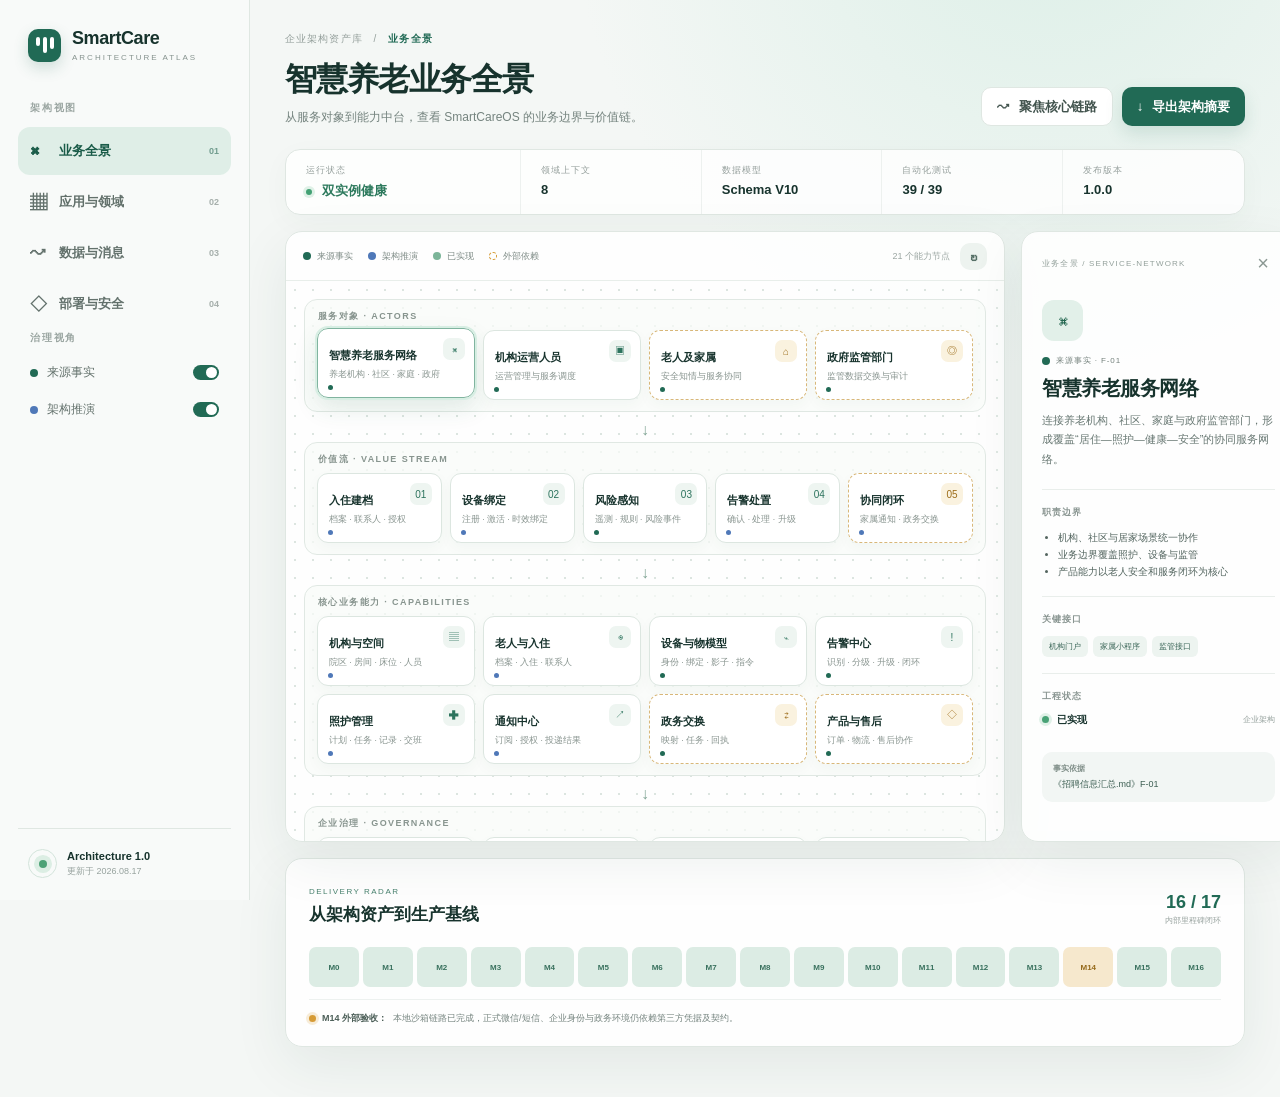
<file: designs/smartcareos-architecture/index.html>
<!doctype html>
<html lang="zh-CN">
<head>
  <meta charset="utf-8" />
  <meta name="viewport" content="width=device-width,initial-scale=1" />
  <title>SmartCareOS · Architecture Atlas</title>
  <link rel="stylesheet" href="styles.css" />
  <style>.inspector.collapsed{display:none}.workspace:has(.inspector.collapsed){grid-template-columns:1fr}</style>
</head>
<body>
  <div class="shell" data-screen-label="SmartCareOS 架构全景">
    <aside class="rail">
      <a class="brand" href="#" aria-label="SmartCareOS 架构全景">
        <span class="brand-mark"><i></i><i></i><i></i></span>
        <span><b>SmartCare</b><small>ARCHITECTURE ATLAS</small></span>
      </a>

      <div class="rail-label">架构视图</div>
      <nav id="views" aria-label="架构视图">
        <button class="nav-item active" data-view="business"><span class="nav-icon">⌘</span><span>业务全景</span><em>01</em></button>
        <button class="nav-item" data-view="application"><span class="nav-icon">▦</span><span>应用与领域</span><em>02</em></button>
        <button class="nav-item" data-view="flow"><span class="nav-icon">↝</span><span>数据与消息</span><em>03</em></button>
        <button class="nav-item" data-view="deployment"><span class="nav-icon">◇</span><span>部署与安全</span><em>04</em></button>
      </nav>

      <div class="rail-label">治理视角</div>
      <button class="utility active" data-toggle="fact"><span class="dot fact"></span>来源事实<span class="switch"><i></i></span></button>
      <button class="utility active" data-toggle="inference"><span class="dot inference"></span>架构推演<span class="switch"><i></i></span></button>

      <div class="rail-foot">
        <div class="pulse"><span></span></div>
        <div><b>Architecture 1.0</b><small>更新于 2026.08.17</small></div>
      </div>
    </aside>

    <main>
      <header class="topbar">
        <div>
          <div class="breadcrumb">企业架构资产库 <span>/</span> <b id="breadcrumb">业务全景</b></div>
          <h1 id="page-title">智慧养老业务全景</h1>
          <p id="page-subtitle">从服务对象到能力中台，查看 SmartCareOS 的业务边界与价值链。</p>
        </div>
        <div class="top-actions">
          <button class="ghost" id="chain-btn"><span>↝</span> 聚焦核心链路</button>
          <button class="primary" id="export-btn"><span>↓</span> 导出架构摘要</button>
        </div>
      </header>

      <section class="summary-strip">
        <div><span>运行状态</span><b class="healthy"><i></i> 双实例健康</b></div>
        <div><span>领域上下文</span><b>8</b></div>
        <div><span>数据模型</span><b>Schema V10</b></div>
        <div><span>自动化测试</span><b>39 / 39</b></div>
        <div><span>发布版本</span><b>1.0.0</b></div>
      </section>

      <section class="workspace">
        <div class="canvas-card">
          <div class="canvas-toolbar">
            <div class="legend">
              <span><i class="fact"></i> 来源事实</span>
              <span><i class="inference"></i> 架构推演</span>
              <span><i class="live"></i> 已实现</span>
              <span><i class="external"></i> 外部依赖</span>
            </div>
            <div class="canvas-meta"><span id="node-count">16 个能力节点</span><button id="reset-btn" title="重置视图">↻</button></div>
          </div>
          <div id="architecture-canvas" class="architecture-canvas"></div>
        </div>

        <aside class="inspector" data-screen-label="架构节点详情">
          <div class="inspector-head"><span id="detail-index">01 / BUSINESS</span><button id="close-detail">×</button></div>
          <div class="detail-icon" id="detail-icon">⌘</div>
          <div class="detail-kicker" id="detail-kicker"><i class="fact"></i> 来源事实 · F-01</div>
          <h2 id="detail-title">智慧养老服务网络</h2>
          <p id="detail-desc">连接养老机构、社区、家庭与政府监管部门，形成覆盖“居住—照护—健康—安全”的协同服务网络。</p>

          <div class="detail-section">
            <h3>职责边界</h3>
            <ul id="detail-bullets"></ul>
          </div>
          <div class="detail-section">
            <h3>关键接口</h3>
            <div class="chips" id="detail-interfaces"></div>
          </div>
          <div class="detail-section">
            <h3>工程状态</h3>
            <div class="status-row"><span id="detail-status-dot" class="status-dot complete"></span><b id="detail-status">已实现</b><small id="detail-owner">核心平台</small></div>
          </div>
          <div class="source-note" id="source-note"><b>事实依据</b><span>《招聘信息汇总.md》F-01</span></div>
        </aside>
      </section>

      <section class="milestones" data-screen-label="交付里程碑">
        <div class="section-heading">
          <div><span>DELIVERY RADAR</span><h2>从架构资产到生产基线</h2></div>
          <div class="progress-copy"><b>16 / 17</b><small>内部里程碑闭环</small></div>
        </div>
        <div class="timeline" id="timeline"></div>
        <div class="milestone-note"><span class="status-dot sandbox"></span><b>M14 外部验收：</b>本地沙箱链路已完成，正式微信/短信、企业身份与政务环境仍依赖第三方凭据及契约。</div>
      </section>
    </main>
  </div>
  <div class="toast" id="toast" role="status"></div>
  <script src="data.js"></script>
  <script src="app.js"></script>
</body>
</html>
</file>
<file: designs/smartcareos-architecture/styles.css>
:root{--ink:#17332d;--muted:#75847f;--green:#216a55;--green-2:#2f8469;--mint:#d8eee4;--paper:#f4f7f5;--line:#dfe7e2;--white:#fff;--amber:#d69b36;--blue:#4f78b8;--rose:#b9574c;--shadow:0 18px 55px rgba(28,66,54,.08);font-family:Inter,"SF Pro Display","PingFang SC","Microsoft YaHei",sans-serif;color:var(--ink);background:var(--paper)}*{box-sizing:border-box}body{margin:0;background:radial-gradient(circle at 82% -10%,#dcefe7 0,transparent 30%),var(--paper);min-width:1120px}.shell{display:grid;grid-template-columns:250px minmax(860px,1fr);min-height:100vh}.rail{height:100vh;position:sticky;top:0;padding:28px 18px 22px;border-right:1px solid var(--line);background:rgba(249,251,250,.86);backdrop-filter:blur(22px);display:flex;flex-direction:column}.brand{display:flex;gap:11px;align-items:center;color:var(--ink);text-decoration:none;padding:0 10px;margin-bottom:39px}.brand b{display:block;font-size:18px;letter-spacing:-.4px}.brand small{display:block;font-size:8px;letter-spacing:2px;color:#85928e;margin-top:4px}.brand-mark{width:33px;height:33px;background:var(--green);border-radius:10px;display:grid;grid-template-columns:repeat(3,4px);gap:3px;place-content:center;box-shadow:0 6px 15px rgba(33,106,85,.2)}.brand-mark i{width:4px;background:#fff;border-radius:4px}.brand-mark i:nth-child(1){height:9px}.brand-mark i:nth-child(2){height:16px}.brand-mark i:nth-child(3){height:12px}.rail-label{font-size:10px;letter-spacing:1.8px;color:#9aa5a1;font-weight:700;padding:0 12px;margin:0 0 9px}.nav-item,.utility{width:100%;border:0;background:none;color:#63716c;cursor:pointer;display:flex;align-items:center;text-align:left}.nav-item{height:48px;padding:0 12px;border-radius:12px;font-weight:650;font-size:13px;margin:3px 0;transition:.2s}.nav-item:hover{background:#edf3ef;color:var(--ink)}.nav-item.active{background:#dfeee7;color:#195b48}.nav-icon{width:29px;font-size:17px}.nav-item em{font-style:normal;margin-left:auto;font-size:9px;opacity:.55}.utility{padding:10px 12px;gap:9px;font-size:12px}.utility:nth-of-type(2){margin-bottom:24px}.dot,.legend i,.detail-kicker i{display:inline-block;width:8px;height:8px;border-radius:50%}.dot.fact,.legend .fact,.detail-kicker .fact{background:var(--green)}.dot.inference,.legend .inference,.detail-kicker .inference{background:var(--blue)}.legend .live{background:#7cb599}.legend .external{background:transparent;border:1.5px dashed var(--amber)}.switch{margin-left:auto;width:26px;height:15px;border-radius:10px;background:#cdd6d1;padding:2px}.switch i{display:block;width:11px;height:11px;background:#fff;border-radius:50%;transition:.2s}.utility.active .switch{background:var(--green)}.utility.active .switch i{transform:translateX(11px)}.rail-foot{margin-top:auto;border-top:1px solid var(--line);padding:20px 10px 0;display:flex;align-items:center;gap:10px}.rail-foot b,.rail-foot small{display:block}.rail-foot b{font-size:11px}.rail-foot small{font-size:9px;color:#97a29e;margin-top:3px}.pulse{width:29px;height:29px;border:1px solid #d2e3da;border-radius:50%;display:grid;place-items:center}.pulse span{width:8px;height:8px;border-radius:50%;background:#4da276;box-shadow:0 0 0 5px #dceee4}main{padding:32px 35px 50px;max-width:1720px;width:100%;margin:auto}.topbar{display:flex;justify-content:space-between;align-items:flex-end;margin:0 0 23px}.breadcrumb{font-size:10px;letter-spacing:1.1px;text-transform:uppercase;color:#95a09c;margin-bottom:12px}.breadcrumb span{padding:0 7px}.breadcrumb b{color:var(--green)}h1{font-size:32px;letter-spacing:-1px;margin:0 0 7px;font-weight:730}.topbar p{margin:0;color:var(--muted);font-size:12px}.top-actions{display:flex;gap:9px}.top-actions button,.canvas-meta button{border:0;cursor:pointer;border-radius:10px;font-weight:650}.top-actions button{height:39px;padding:0 15px}.ghost{background:#fff;color:#41534d;border:1px solid var(--line)!important}.primary{background:var(--green);color:#fff;box-shadow:0 8px 18px rgba(33,106,85,.15)}.top-actions span{margin-right:5px}.summary-strip{height:66px;border:1px solid var(--line);border-radius:15px;background:rgba(255,255,255,.84);display:grid;grid-template-columns:1.3fr repeat(4,1fr);box-shadow:0 8px 28px rgba(40,74,63,.035);margin-bottom:16px}.summary-strip div{padding:14px 20px;border-right:1px solid #edf1ef}.summary-strip div:last-child{border:0}.summary-strip span,.summary-strip b{display:block}.summary-strip span{font-size:9px;text-transform:uppercase;letter-spacing:1px;color:#96a09d;margin-bottom:5px}.summary-strip b{font-size:13px}.healthy{color:#2d7a5d}.healthy i{display:inline-block;width:6px;height:6px;background:#43a174;border-radius:50%;margin-right:6px;box-shadow:0 0 0 3px #dff1e7}.workspace{display:grid;grid-template-columns:minmax(720px,1fr) 275px;gap:16px;align-items:stretch}.canvas-card,.inspector,.milestones{background:rgba(255,255,255,.88);border:1px solid var(--line);border-radius:17px;box-shadow:var(--shadow)}.canvas-card{overflow:hidden;min-height:610px}.canvas-toolbar{height:49px;border-bottom:1px solid #e8eeea;display:flex;align-items:center;justify-content:space-between;padding:0 17px}.legend{display:flex;gap:15px;font-size:9px;color:#7f8c87}.legend span{display:flex;gap:6px;align-items:center}.canvas-meta{display:flex;align-items:center;gap:10px;color:#9aa5a1;font-size:9px}.canvas-meta button{width:27px;height:27px;background:#edf3ef;color:#567067;font-size:15px}.architecture-canvas{padding:18px;height:560px;position:relative;overflow:auto;background-image:radial-gradient(#dce5e0 1px,transparent 1px);background-size:18px 18px}.layer{position:relative;border:1px solid #e0e8e3;border-radius:13px;margin-bottom:10px;padding:30px 12px 11px;background:rgba(248,251,249,.72)}.layer-label{position:absolute;top:10px;left:13px;font-size:9px;font-weight:750;letter-spacing:1.4px;color:#88958f}.layer-content{display:grid;grid-template-columns:repeat(var(--cols,4),minmax(110px,1fr));gap:8px}.arch-node{position:relative;min-height:70px;border:1px solid #dce6e0;border-radius:11px;background:#fff;padding:11px 11px 9px;cursor:pointer;transition:.18s;text-align:left;color:var(--ink);box-shadow:0 5px 14px rgba(36,71,60,.035)}.arch-node:hover,.arch-node.selected{transform:translateY(-2px);border-color:#80b49f;box-shadow:0 10px 25px rgba(37,99,77,.12)}.arch-node.selected{outline:2px solid #d7eee3}.arch-node.dim{opacity:.26;filter:saturate(.4)}.arch-node.chain{border-color:#49a47c;box-shadow:0 0 0 2px #d8f0e5}.arch-node.hidden-origin{display:none}.arch-node strong{font-size:11px;display:block;margin-bottom:6px}.arch-node small{font-size:8.5px;color:#899590;line-height:1.4;display:block}.node-icon{position:absolute;right:9px;top:9px;width:22px;height:22px;border-radius:7px;background:#eef5f1;color:#2c735d;display:grid;place-items:center;font-size:10px}.origin{position:absolute;left:10px;bottom:7px;width:5px;height:5px;border-radius:50%;background:var(--green)}.arch-node[data-origin="inference"] .origin{background:var(--blue)}.arch-node[data-status="external"]{border-style:dashed;border-color:#d8b779}.arch-node[data-status="external"] .node-icon{color:#9c6c18;background:#faf2df}.flow-line{height:20px;text-align:center;color:#80a494;font-size:16px;line-height:15px}.inspector{padding:19px 20px;min-height:610px}.inspector-head{display:flex;justify-content:space-between;align-items:center;color:#93a09b;font-size:8px;letter-spacing:1.2px}.inspector-head button{border:0;background:none;font-size:20px;color:#8b9893;cursor:pointer}.detail-icon{width:41px;height:41px;border-radius:12px;background:#e2f0e9;color:#22664f;display:grid;place-items:center;margin:24px 0 14px;font-size:19px}.detail-kicker{font-size:8px;letter-spacing:.9px;color:#75827d;text-transform:uppercase;display:flex;align-items:center;gap:6px}.inspector h2{font-size:20px;letter-spacing:-.5px;margin:9px 0}.inspector>p{font-size:11px;line-height:1.75;color:#687873;margin:0 0 20px}.detail-section{border-top:1px solid #e9eeeb;padding:16px 0}.detail-section h3{font-size:9px;letter-spacing:1px;color:#8a9692;margin:0 0 10px}.detail-section ul{margin:0;padding-left:16px}.detail-section li{font-size:10px;line-height:1.7;color:#53655f}.chips{display:flex;flex-wrap:wrap;gap:5px}.chips span{font-size:8px;padding:5px 7px;border-radius:6px;color:#3b6658;background:#edf4f0}.status-row{display:grid;grid-template-columns:10px 1fr auto;align-items:center;gap:5px}.status-row b{font-size:10px}.status-row small{font-size:8px;color:#94a09c}.status-dot{width:7px;height:7px;border-radius:50%;display:inline-block}.status-dot.complete{background:#48a276;box-shadow:0 0 0 3px #e0f1e8}.status-dot.sandbox{background:var(--amber);box-shadow:0 0 0 3px #f7ecd8}.status-dot.external{border:1px solid var(--amber)}.source-note{margin-top:9px;border-radius:10px;background:#f2f6f4;padding:11px}.source-note b,.source-note span{display:block}.source-note b{font-size:8px;color:#7e8d87;margin-bottom:4px}.source-note span{font-size:9px;color:#3d5f53}.milestones{margin-top:16px;padding:21px 23px}.section-heading{display:flex;justify-content:space-between;align-items:flex-end}.section-heading span{font-size:8px;color:#47806d;letter-spacing:1.5px}.section-heading h2{font-size:17px;margin:5px 0 0}.progress-copy{text-align:right}.progress-copy b,.progress-copy small{display:block}.progress-copy b{font-size:18px;color:var(--green)}.progress-copy small{font-size:8px;color:#97a29e;margin-top:2px}.timeline{display:grid;grid-template-columns:repeat(17,1fr);gap:4px;margin:21px 0 12px}.milestone{height:40px;border-radius:7px;background:#dcece4;position:relative;display:flex;align-items:center;justify-content:center;font-size:8px;font-weight:700;color:#39715e;cursor:help}.milestone::after{content:attr(data-tip);position:absolute;bottom:47px;left:50%;transform:translateX(-50%);width:170px;background:#17332d;color:#fff;padding:8px 10px;border-radius:7px;opacity:0;pointer-events:none;transition:.15s;font-weight:400;line-height:1.5;z-index:10}.milestone:hover::after{opacity:1}.milestone.sandbox{background:#f6e8cd;color:#95691a}.milestone-note{border-top:1px solid #edf1ef;padding-top:12px;font-size:9px;color:#75847f;display:flex;align-items:center;gap:6px}.milestone-note b{color:#4b5e57}.toast{position:fixed;left:50%;bottom:28px;transform:translate(-50%,15px);background:#17332d;color:#fff;border-radius:10px;padding:11px 16px;font-size:11px;opacity:0;pointer-events:none;transition:.25s;box-shadow:0 12px 30px rgba(16,45,36,.25)}.toast.show{opacity:1;transform:translate(-50%,0)}@media(max-width:1250px){.workspace{grid-template-columns:1fr 250px}.layer-content{grid-template-columns:repeat(3,1fr)!important}}@media(max-width:900px){body{min-width:0}.shell{display:block}.rail{height:auto;position:relative;display:block;padding:17px}.rail .brand{margin-bottom:14px}.rail-label,.utility,.rail-foot{display:none}#views{display:flex;overflow:auto}.nav-item{min-width:150px}.shell main{padding:20px 14px}.topbar{align-items:flex-start}.top-actions .ghost{display:none}.summary-strip{grid-template-columns:repeat(2,1fr);height:auto}.summary-strip div{min-height:57px}.workspace{grid-template-columns:1fr}.inspector{min-height:auto}.layer-content{grid-template-columns:repeat(2,1fr)!important}.architecture-canvas{height:auto;min-height:520px}.timeline{grid-template-columns:repeat(9,1fr)}}
</file>
